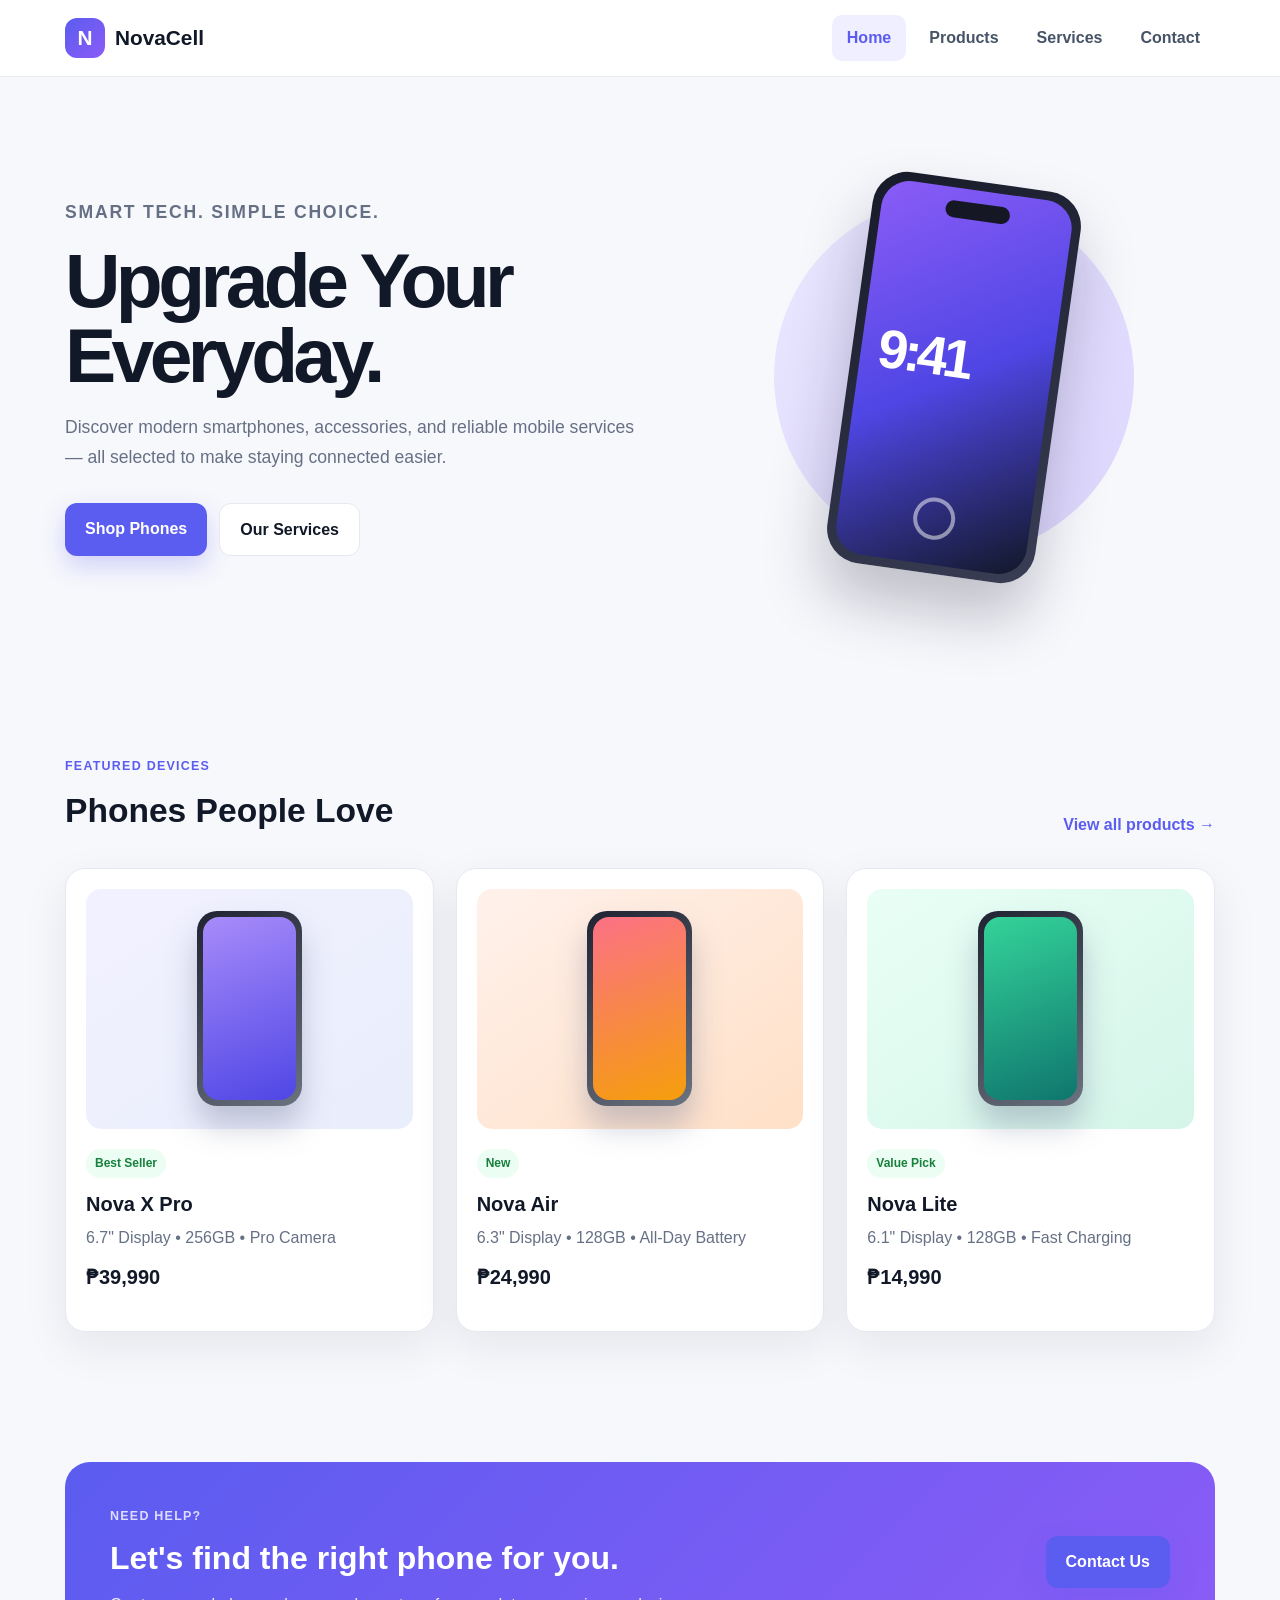
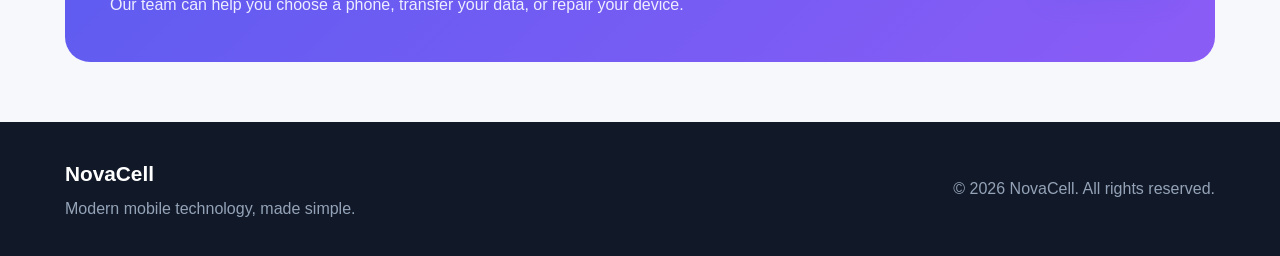
<file: index.html>
<!DOCTYPE html>
<html lang="en">
<head>
    <meta charset="UTF-8">
    <meta name="viewport" content="width=device-width, initial-scale=1.0">

    <title>NovaCell | Cellphone Store</title>

    <link rel="stylesheet" href="css/style.css">
</head>

<body>

    <!-- Navigation -->
    <header>
        <nav class="navbar">

            <a href="index.html" class="logo">
                <span class="logo-icon">N</span>
                NovaCell
            </a>

            <button class="menu-btn" id="menuBtn">
                ☰
            </button>

            <ul class="nav-links" id="navLinks">
                <li>
                    <a href="index.html" class="active">Home</a>
                </li>

                <li>
                    <a href="products.html">Products</a>
                </li>

                <li>
                    <a href="services.html">Services</a>
                </li>

                <li>
                    <a href="contact.html">Contact</a>
                </li>
            </ul>

        </nav>
    </header>


    <!-- Hero Section -->
    <main>

        <section class="hero">

            <div class="hero-content">

                <p class="eyebrow">
                    SMART TECH. SIMPLE CHOICE.
                </p>

                <h1>
                    Upgrade Your Everyday.
                </h1>

                <p>
                    Discover modern smartphones, accessories,
                    and reliable mobile services — all selected
                    to make staying connected easier.
                </p>

                <div class="hero-buttons">

                    <a href="products.html" class="btn primary-btn">
                        Shop Phones
                    </a>

                    <a href="services.html" class="btn secondary-btn">
                        Our Services
                    </a>

                </div>

            </div>


            <div class="phone-display">

                <div class="phone-glow"></div>

                <div class="phone">

                    <div class="phone-screen">

                        <div class="notch"></div>

                        <div class="phone-time">
                            9:41
                        </div>

                        <div class="camera"></div>

                    </div>

                </div>

            </div>

        </section>


        <!-- Featured Products -->
        <section class="section">

            <div class="section-heading">

                <div>
                    <p class="eyebrow">
                        FEATURED DEVICES
                    </p>

                    <h2>
                        Phones People Love
                    </h2>
                </div>

                <a href="products.html">
                    View all products →
                </a>

            </div>


            <div class="product-grid">

                <article class="product-card">

                    <div class="product-image">
                        <div class="mini-phone">
                            <div class="mini-screen"></div>
                        </div>
                    </div>

                    <span class="badge">
                        Best Seller
                    </span>

                    <h3>
                        Nova X Pro
                    </h3>

                    <p>
                        6.7" Display • 256GB • Pro Camera
                    </p>

                    <strong>
                        ₱39,990
                    </strong>

                </article>


                <article class="product-card">

                    <div class="product-image orange">
                        <div class="mini-phone">
                            <div class="mini-screen orange-screen"></div>
                        </div>
                    </div>

                    <span class="badge">
                        New
                    </span>

                    <h3>
                        Nova Air
                    </h3>

                    <p>
                        6.3" Display • 128GB • All-Day Battery
                    </p>

                    <strong>
                        ₱24,990
                    </strong>

                </article>


                <article class="product-card">

                    <div class="product-image green">
                        <div class="mini-phone">
                            <div class="mini-screen green-screen"></div>
                        </div>
                    </div>

                    <span class="badge">
                        Value Pick
                    </span>

                    <h3>
                        Nova Lite
                    </h3>

                    <p>
                        6.1" Display • 128GB • Fast Charging
                    </p>

                    <strong>
                        ₱14,990
                    </strong>

                </article>

            </div>

        </section>


        <!-- Call To Action -->
        <section class="cta">

            <div>

                <p class="eyebrow">
                    NEED HELP?
                </p>

                <h2>
                    Let's find the right phone for you.
                </h2>

                <p>
                    Our team can help you choose a phone,
                    transfer your data, or repair your device.
                </p>

            </div>

            <a href="contact.html" class="btn primary-btn">
                Contact Us
            </a>

        </section>

    </main>


    <!-- Footer -->
    <footer>

        <div class="footer-content">

            <div>
                <h3>NovaCell</h3>

                <p>
                    Modern mobile technology,
                    made simple.
                </p>
            </div>

            <div>
                <p>
                    © <span id="year"></span>
                    NovaCell. All rights reserved.
                </p>
            </div>

        </div>

    </footer>


    <script src="js/script.js"></script>

</body>
</html>
</file>
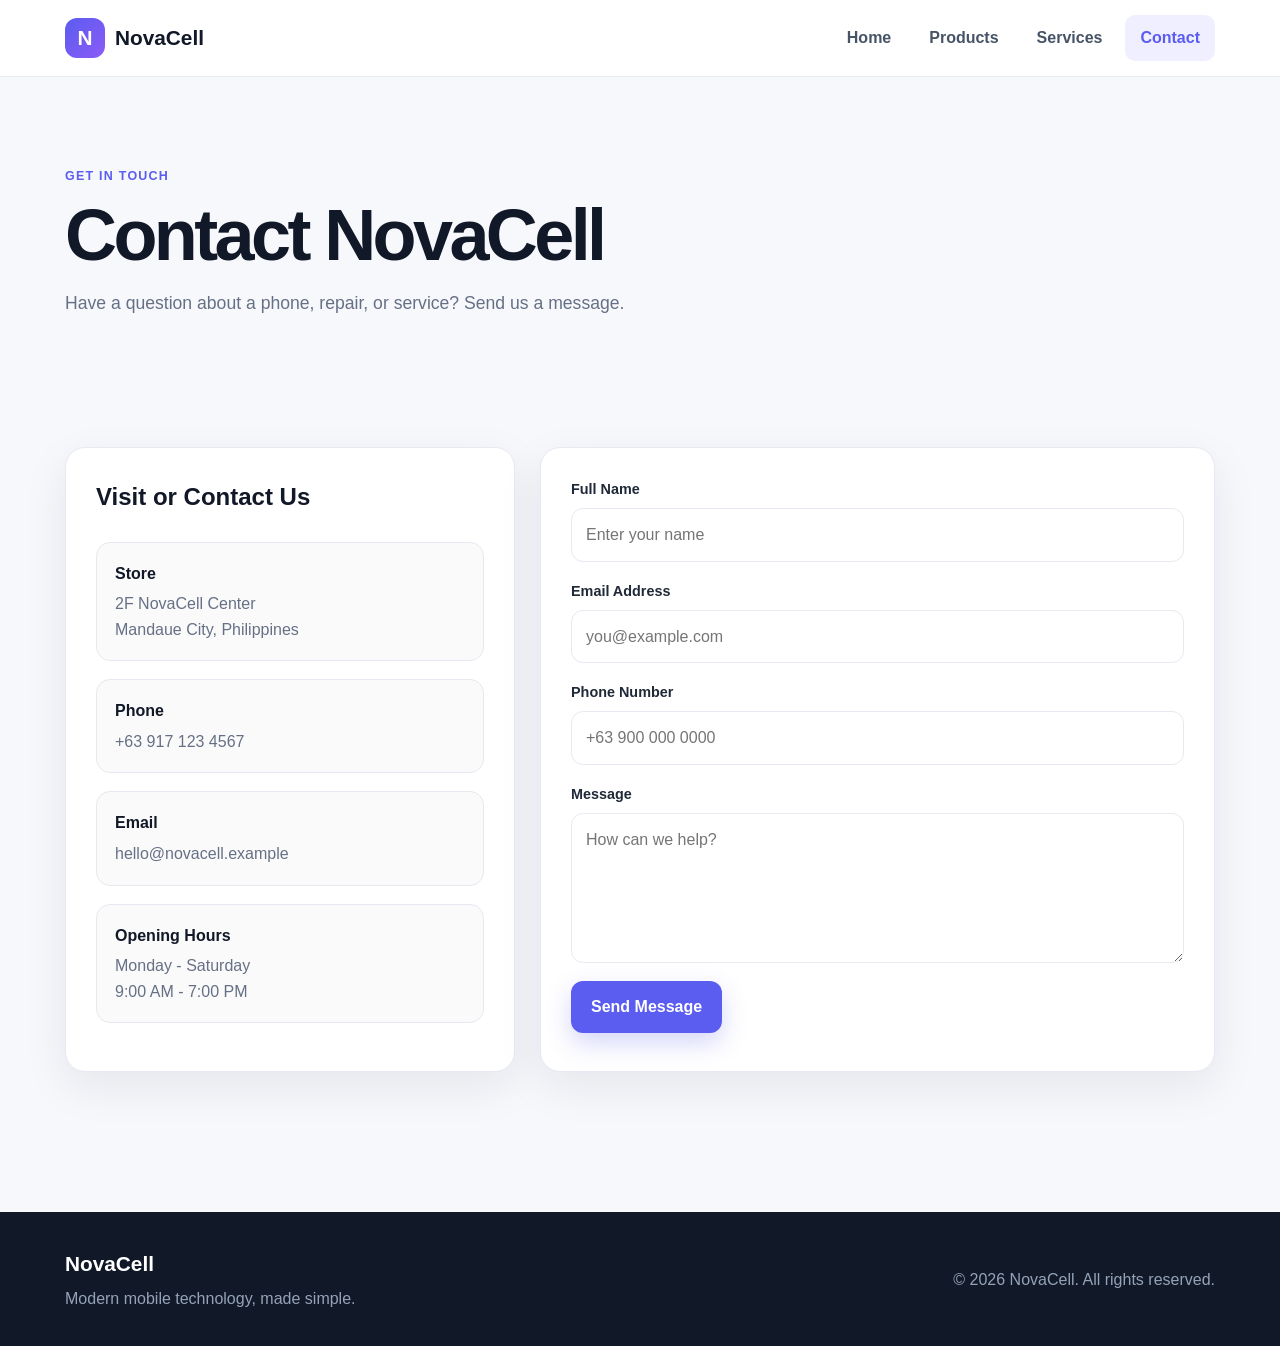
<file: contact.html>
<!DOCTYPE html>
<html lang="en">

<head>

    <meta charset="UTF-8">

    <meta name="viewport"
          content="width=device-width, initial-scale=1.0">

    <title>NovaCell | Contact</title>

    <link rel="stylesheet"
          href="css/style.css">

</head>

<body>

<header>

    <nav class="navbar">

        <a href="index.html" class="logo">
            <span class="logo-icon">N</span>
            NovaCell
        </a>

        <button class="menu-btn" id="menuBtn">
            ☰
        </button>

        <ul class="nav-links" id="navLinks">

            <li>
                <a href="index.html">
                    Home
                </a>
            </li>

            <li>
                <a href="products.html">
                    Products
                </a>
            </li>

            <li>
                <a href="services.html">
                    Services
                </a>
            </li>

            <li>
                <a href="contact.html" class="active">
                    Contact
                </a>
            </li>

        </ul>

    </nav>

</header>


<main>

    <section class="page-header">

        <p class="eyebrow">
            GET IN TOUCH
        </p>

        <h1>
            Contact NovaCell
        </h1>

        <p>
            Have a question about a phone, repair,
            or service? Send us a message.
        </p>

    </section>


    <section class="section">

        <div class="contact-layout">

            <!-- Contact Information -->

            <div class="contact-info">

                <h2>
                    Visit or Contact Us
                </h2>

                <div class="contact-item">

                    <strong>
                        Store
                    </strong>

                    <p>
                        2F NovaCell Center
                        <br>
                        Mandaue City, Philippines
                    </p>

                </div>


                <div class="contact-item">

                    <strong>
                        Phone
                    </strong>

                    <p>
                        +63 917 123 4567
                    </p>

                </div>


                <div class="contact-item">

                    <strong>
                        Email
                    </strong>

                    <p>
                        hello@novacell.example
                    </p>

                </div>


                <div class="contact-item">

                    <strong>
                        Opening Hours
                    </strong>

                    <p>
                        Monday - Saturday
                        <br>
                        9:00 AM - 7:00 PM
                    </p>

                </div>

            </div>


            <!-- Contact Form -->

            <div class="form-card">

                <div id="formMessage"
                     class="form-message">

                </div>

                <form id="contactForm">

                    <div class="form-group">

                        <label for="name">
                            Full Name
                        </label>

                        <input
                            type="text"
                            id="name"
                            placeholder="Enter your name"
                            required
                        >

                    </div>


                    <div class="form-group">

                        <label for="email">
                            Email Address
                        </label>

                        <input
                            type="email"
                            id="email"
                            placeholder="you@example.com"
                            required
                        >

                    </div>


                    <div class="form-group">

                        <label for="phone">
                            Phone Number
                        </label>

                        <input
                            type="tel"
                            id="phone"
                            placeholder="+63 900 000 0000"
                        >

                    </div>


                    <div class="form-group">

                        <label for="message">
                            Message
                        </label>

                        <textarea
                            id="message"
                            placeholder="How can we help?"
                            required
                        ></textarea>

                    </div>


                    <button
                        type="submit"
                        class="btn primary-btn">
                        Send Message
                    </button>

                </form>

            </div>

        </div>

    </section>

</main>


<footer>

    <div class="footer-content">

        <div>

            <h3>NovaCell</h3>

            <p>
                Modern mobile technology,
                made simple.
            </p>

        </div>

        <div>

            <p>
                © <span id="year"></span>
                NovaCell. All rights reserved.
            </p>

        </div>

    </div>

</footer>


<script src="js/script.js"></script>

</body>
</html>
</file>
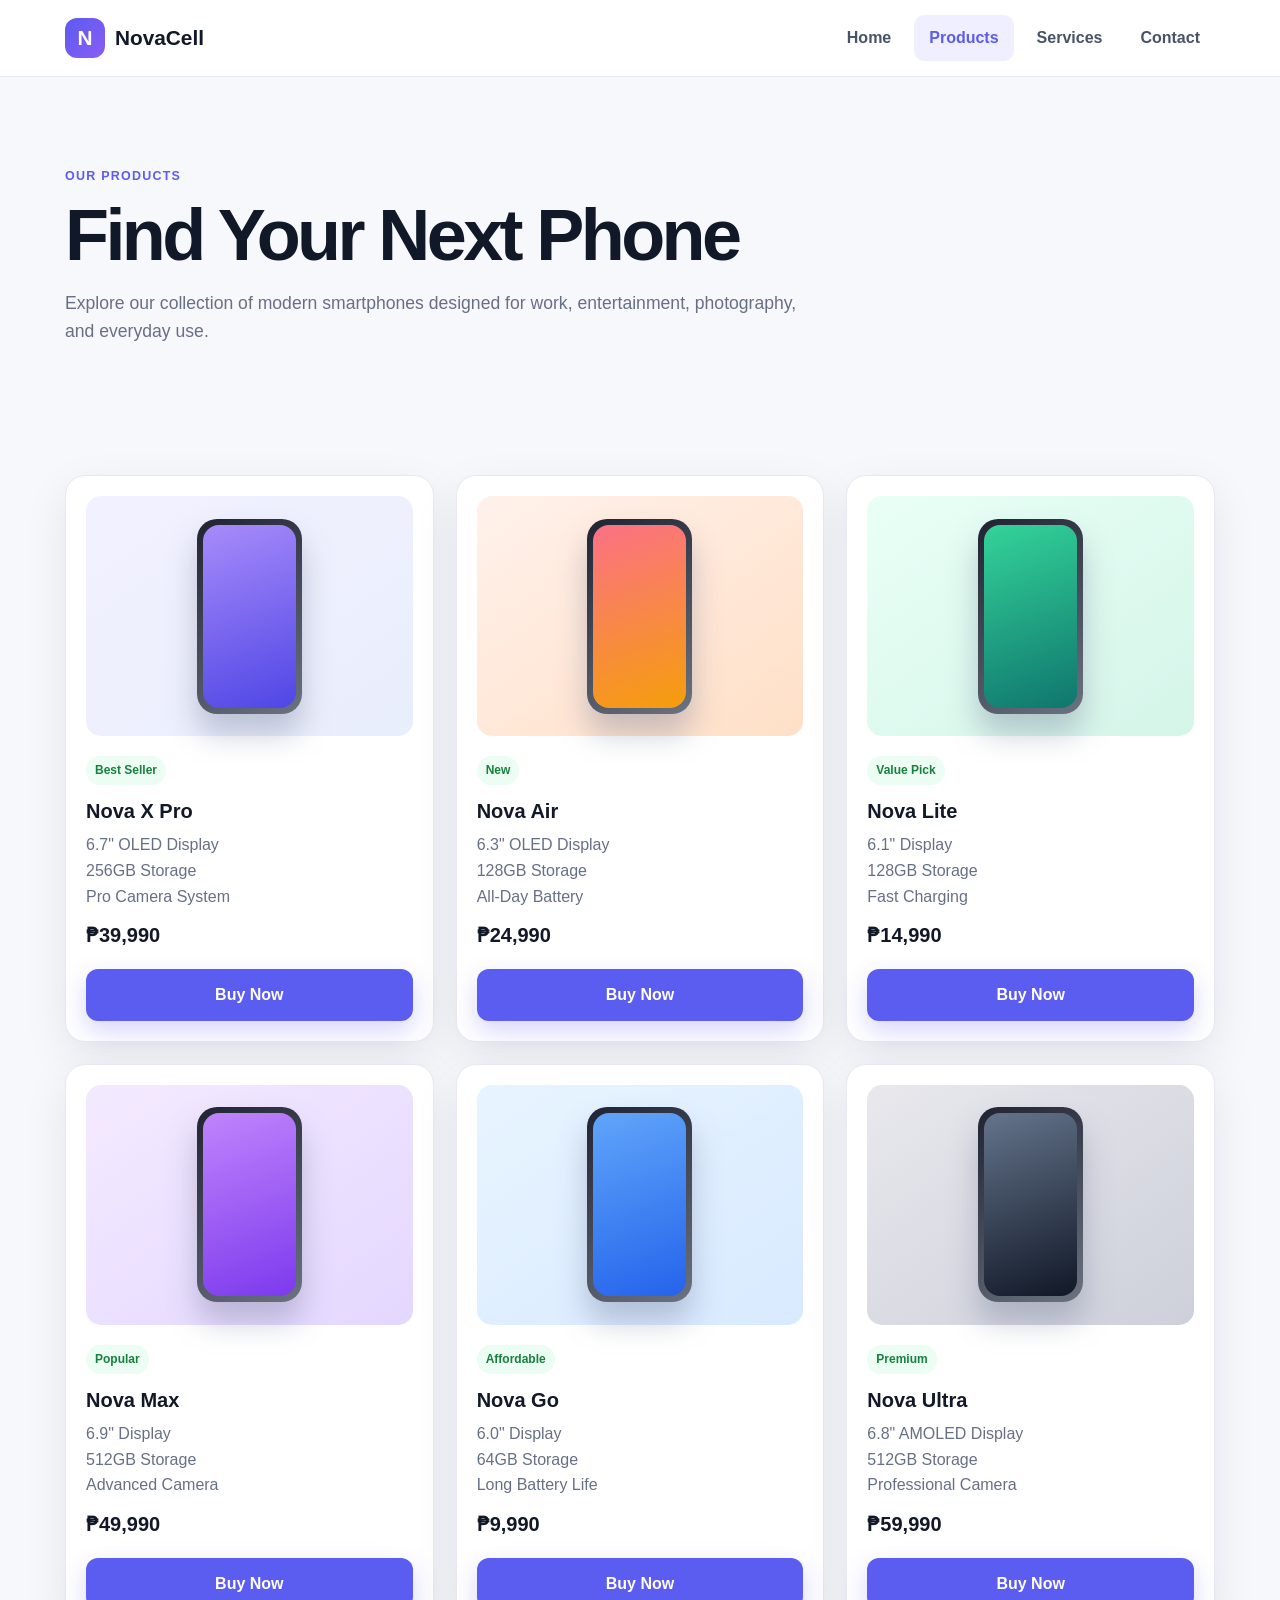
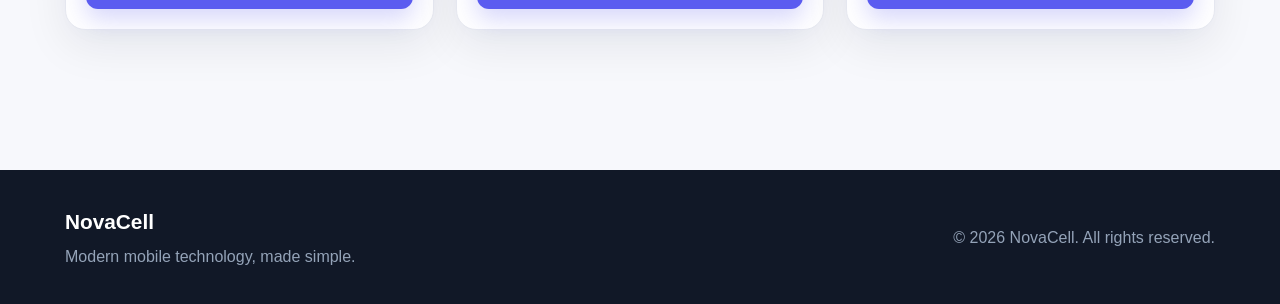
<file: products.html>
<!DOCTYPE html>
<html lang="en">

<head>

    <meta charset="UTF-8">

    <meta name="viewport"
          content="width=device-width, initial-scale=1.0">

    <title>NovaCell | Products</title>

    <link rel="stylesheet"
          href="css/style.css">

</head>

<body>

<header>

    <nav class="navbar">

        <a href="index.html" class="logo">
            <span class="logo-icon">N</span>
            NovaCell
        </a>

        <button class="menu-btn" id="menuBtn">
            ☰
        </button>

        <ul class="nav-links" id="navLinks">

            <li>
                <a href="index.html">
                    Home
                </a>
            </li>

            <li>
                <a href="products.html" class="active">
                    Products
                </a>
            </li>

            <li>
                <a href="services.html">
                    Services
                </a>
            </li>

            <li>
                <a href="contact.html">
                    Contact
                </a>
            </li>

        </ul>

    </nav>

</header>


<main>

    <section class="page-header">

        <p class="eyebrow">
            OUR PRODUCTS
        </p>

        <h1>
            Find Your Next Phone
        </h1>

        <p>
            Explore our collection of modern smartphones
            designed for work, entertainment, photography,
            and everyday use.
        </p>

    </section>


    <section class="section">

        <div class="product-grid">

            <article class="product-card">

                <div class="product-image">

                    <div class="mini-phone">
                        <div class="mini-screen"></div>
                    </div>

                </div>

                <span class="badge">
                    Best Seller
                </span>

                <h3>
                    Nova X Pro
                </h3>

                <p>
                    6.7" OLED Display
                    <br>
                    256GB Storage
                    <br>
                    Pro Camera System
                </p>

                <strong>
                    ₱39,990
                </strong>

                <button class="btn primary-btn buy-btn">
                    Buy Now
                </button>

            </article>


            <article class="product-card">

                <div class="product-image orange">

                    <div class="mini-phone">
                        <div class="mini-screen orange-screen"></div>
                    </div>

                </div>

                <span class="badge">
                    New
                </span>

                <h3>
                    Nova Air
                </h3>

                <p>
                    6.3" OLED Display
                    <br>
                    128GB Storage
                    <br>
                    All-Day Battery
                </p>

                <strong>
                    ₱24,990
                </strong>

                <button class="btn primary-btn buy-btn">
                    Buy Now
                </button>

            </article>


            <article class="product-card">

                <div class="product-image green">

                    <div class="mini-phone">
                        <div class="mini-screen green-screen"></div>
                    </div>

                </div>

                <span class="badge">
                    Value Pick
                </span>

                <h3>
                    Nova Lite
                </h3>

                <p>
                    6.1" Display
                    <br>
                    128GB Storage
                    <br>
                    Fast Charging
                </p>

                <strong>
                    ₱14,990
                </strong>

                <button class="btn primary-btn buy-btn">
                    Buy Now
                </button>

            </article>


            <article class="product-card">

                <div class="product-image purple">

                    <div class="mini-phone">
                        <div class="mini-screen purple-screen"></div>
                    </div>

                </div>

                <span class="badge">
                    Popular
                </span>

                <h3>
                    Nova Max
                </h3>

                <p>
                    6.9" Display
                    <br>
                    512GB Storage
                    <br>
                    Advanced Camera
                </p>

                <strong>
                    ₱49,990
                </strong>

                <button class="btn primary-btn buy-btn">
                    Buy Now
                </button>

            </article>


            <article class="product-card">

                <div class="product-image blue">

                    <div class="mini-phone">
                        <div class="mini-screen blue-screen"></div>
                    </div>

                </div>

                <span class="badge">
                    Affordable
                </span>

                <h3>
                    Nova Go
                </h3>

                <p>
                    6.0" Display
                    <br>
                    64GB Storage
                    <br>
                    Long Battery Life
                </p>

                <strong>
                    ₱9,990
                </strong>

                <button class="btn primary-btn buy-btn">
                    Buy Now
                </button>

            </article>


            <article class="product-card">

                <div class="product-image dark">

                    <div class="mini-phone">
                        <div class="mini-screen dark-screen"></div>
                    </div>

                </div>

                <span class="badge">
                    Premium
                </span>

                <h3>
                    Nova Ultra
                </h3>

                <p>
                    6.8" AMOLED Display
                    <br>
                    512GB Storage
                    <br>
                    Professional Camera
                </p>

                <strong>
                    ₱59,990
                </strong>

                <button class="btn primary-btn buy-btn">
                    Buy Now
                </button>

            </article>

        </div>

    </section>

</main>


<footer>

    <div class="footer-content">

        <div>

            <h3>NovaCell</h3>

            <p>
                Modern mobile technology,
                made simple.
            </p>

        </div>

        <div>

            <p>
                © <span id="year"></span>
                NovaCell. All rights reserved.
            </p>

        </div>

    </div>

</footer>


<script src="js/script.js"></script>

</body>
</html>
</file>
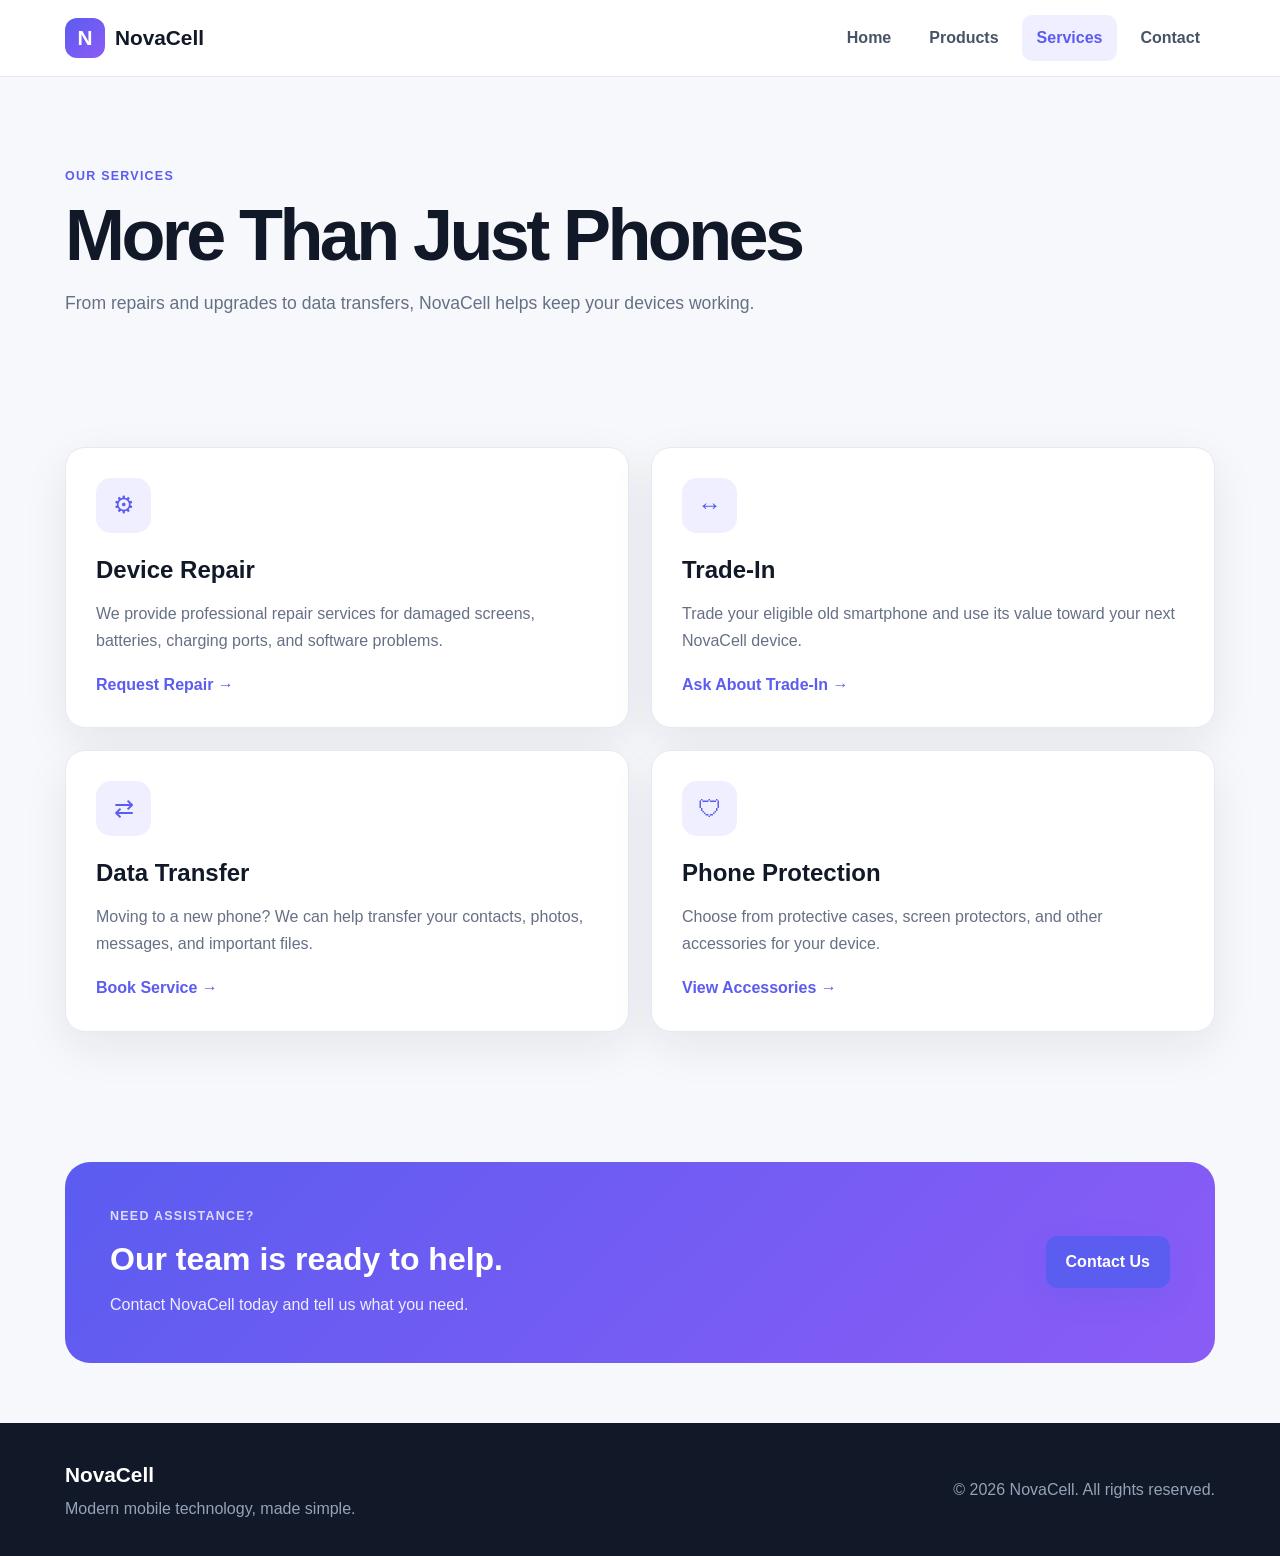
<file: services.html>
<!DOCTYPE html>
<html lang="en">

<head>

    <meta charset="UTF-8">

    <meta name="viewport"
          content="width=device-width, initial-scale=1.0">

    <title>NovaCell | Services</title>

    <link rel="stylesheet"
          href="css/style.css">

</head>

<body>

<header>

    <nav class="navbar">

        <a href="index.html" class="logo">
            <span class="logo-icon">N</span>
            NovaCell
        </a>

        <button class="menu-btn" id="menuBtn">
            ☰
        </button>

        <ul class="nav-links" id="navLinks">

            <li>
                <a href="index.html">
                    Home
                </a>
            </li>

            <li>
                <a href="products.html">
                    Products
                </a>
            </li>

            <li>
                <a href="services.html" class="active">
                    Services
                </a>
            </li>

            <li>
                <a href="contact.html">
                    Contact
                </a>
            </li>

        </ul>

    </nav>

</header>


<main>

    <section class="page-header">

        <p class="eyebrow">
            OUR SERVICES
        </p>

        <h1>
            More Than Just Phones
        </h1>

        <p>
            From repairs and upgrades to data transfers,
            NovaCell helps keep your devices working.
        </p>

    </section>


    <section class="section">

        <div class="service-grid">

            <div class="service-card">

                <div class="service-icon">
                    ⚙
                </div>

                <h2>
                    Device Repair
                </h2>

                <p>
                    We provide professional repair services
                    for damaged screens, batteries,
                    charging ports, and software problems.
                </p>

                <a href="contact.html">
                    Request Repair →
                </a>

            </div>


            <div class="service-card">

                <div class="service-icon">
                    ↔
                </div>

                <h2>
                    Trade-In
                </h2>

                <p>
                    Trade your eligible old smartphone
                    and use its value toward your next
                    NovaCell device.
                </p>

                <a href="contact.html">
                    Ask About Trade-In →
                </a>

            </div>


            <div class="service-card">

                <div class="service-icon">
                    ⇄
                </div>

                <h2>
                    Data Transfer
                </h2>

                <p>
                    Moving to a new phone? We can help
                    transfer your contacts, photos,
                    messages, and important files.
                </p>

                <a href="contact.html">
                    Book Service →
                </a>

            </div>


            <div class="service-card">

                <div class="service-icon">
                    🛡
                </div>

                <h2>
                    Phone Protection
                </h2>

                <p>
                    Choose from protective cases,
                    screen protectors, and other
                    accessories for your device.
                </p>

                <a href="products.html">
                    View Accessories →
                </a>

            </div>

        </div>

    </section>


    <section class="cta">

        <div>

            <p class="eyebrow">
                NEED ASSISTANCE?
            </p>

            <h2>
                Our team is ready to help.
            </h2>

            <p>
                Contact NovaCell today and tell us
                what you need.
            </p>

        </div>

        <a href="contact.html"
           class="btn primary-btn">
            Contact Us
        </a>

    </section>

</main>


<footer>

    <div class="footer-content">

        <div>

            <h3>NovaCell</h3>

            <p>
                Modern mobile technology,
                made simple.
            </p>

        </div>

        <div>

            <p>
                © <span id="year"></span>
                NovaCell. All rights reserved.
            </p>

        </div>

    </div>

</footer>


<script src="js/script.js"></script>

</body>
</html>
</file>
<file: css/style.css>
/* ================================
   NOVACELL - GLOBAL STYLES
================================ */

:root {
    --primary: #5b5cf0;
    --primary-dark: #4546d8;
    --secondary: #8b5cf6;

    --dark: #111827;
    --text: #1f2937;
    --muted: #667085;

    --background: #f7f8fc;
    --white: #ffffff;
    --border: #e7e9f0;

    --success: #16a34a;

    --shadow: 0 15px 45px rgba(17, 24, 39, 0.08);
}


/* ================================
   RESET
================================ */

* {
    margin: 0;
    padding: 0;
    box-sizing: border-box;
}


html {
    scroll-behavior: smooth;
}


body {
    font-family:
        Arial,
        Helvetica,
        sans-serif;

    background: var(--background);
    color: var(--text);
    line-height: 1.6;
}


a {
    text-decoration: none;
    color: inherit;
}


button,
input,
textarea {
    font: inherit;
}


/* ================================
   NAVIGATION
================================ */

header {
    position: sticky;
    top: 0;
    z-index: 1000;

    background: rgba(255, 255, 255, 0.95);

    backdrop-filter: blur(12px);

    border-bottom: 1px solid var(--border);
}


.navbar {
    max-width: 1200px;
    height: 76px;

    margin: auto;
    padding: 0 25px;

    display: flex;
    align-items: center;
    justify-content: space-between;
}


.logo {
    display: flex;
    align-items: center;
    gap: 10px;

    font-size: 1.3rem;
    font-weight: 800;

    color: var(--dark);
}


.logo-icon {
    width: 40px;
    height: 40px;

    display: grid;
    place-items: center;

    color: white;

    border-radius: 12px;

    background:
        linear-gradient(
            135deg,
            var(--primary),
            var(--secondary)
        );
}


.nav-links {
    display: flex;
    align-items: center;

    list-style: none;

    gap: 8px;
}


.nav-links a {
    display: block;

    padding: 10px 15px;

    border-radius: 10px;

    color: #475467;

    font-weight: 600;

    transition:
        background 0.2s,
        color 0.2s;
}


.nav-links a:hover,
.nav-links a.active {
    background: #f0efff;
    color: var(--primary);
}


.menu-btn {
    display: none;

    border: none;
    background: transparent;

    font-size: 1.7rem;

    cursor: pointer;
}


/* ================================
   GENERAL
================================ */

main {
    max-width: 1200px;

    margin: auto;

    padding: 0 25px;
}


.eyebrow {
    color: var(--primary);

    font-size: 0.78rem;

    font-weight: 800;

    letter-spacing: 0.1em;

    text-transform: uppercase;
}


.btn {
    display: inline-block;

    padding: 13px 20px;

    border-radius: 12px;

    border: none;

    font-weight: 700;

    cursor: pointer;

    transition:
        transform 0.2s,
        background 0.2s,
        box-shadow 0.2s;
}


.btn:hover {
    transform: translateY(-2px);
}


.primary-btn {
    background: var(--primary);

    color: white;

    box-shadow:
        0 10px 25px
        rgba(91, 92, 240, 0.25);
}


.primary-btn:hover {
    background: var(--primary-dark);
}


.secondary-btn {
    background: white;

    color: var(--dark);

    border: 1px solid var(--border);
}


/* ================================
   HERO
================================ */

.hero {
    min-height: 600px;

    display: grid;

    grid-template-columns:
        1.05fr
        0.95fr;

    align-items: center;

    gap: 50px;
}


.hero-content h1 {
    margin: 15px 0 20px;

    font-size:
        clamp(
            3rem,
            6vw,
            5.2rem
        );

    line-height: 0.98;

    letter-spacing: -0.06em;

    color: var(--dark);
}


.hero-content > p {
    max-width: 580px;

    color: var(--muted);

    font-size: 1.1rem;

    line-height: 1.7;
}


.hero-buttons {
    display: flex;

    gap: 12px;

    margin-top: 30px;

    flex-wrap: wrap;
}


/* ================================
   PHONE DISPLAY
================================ */

.phone-display {
    position: relative;

    height: 450px;

    display: grid;

    place-items: center;
}


.phone-glow {
    position: absolute;

    width: 360px;
    height: 360px;

    background:
        linear-gradient(
            145deg,
            #e9e7ff,
            #ddd6fe
        );

    border-radius: 50%;

    transform: rotate(-15deg);
}


.phone {
    position: relative;

    width: 210px;
    height: 395px;

    padding: 9px;

    border-radius: 35px;

    background:
        linear-gradient(
            145deg,
            #171a28,
            #3a3e55
        );

    box-shadow:
        0 35px 60px
        rgba(24, 24, 48, 0.25);

    transform: rotate(8deg);

    z-index: 2;
}


.phone-screen {
    height: 100%;

    padding: 25px 17px;

    display: flex;

    flex-direction: column;

    justify-content: space-between;

    color: white;

    border-radius: 28px;

    background:
        linear-gradient(
            150deg,
            #8b5cf6,
            #4f46e5 50%,
            #111827
        );
}


.notch {
    width: 65px;
    height: 17px;

    margin: -12px auto 0;

    border-radius: 12px;

    background: #151724;
}


.phone-time {
    font-size: 3.4rem;

    font-weight: 800;

    letter-spacing: -0.08em;
}


.camera {
    width: 42px;
    height: 42px;

    align-self: center;

    border: 4px solid
        rgba(255, 255, 255, 0.5);

    border-radius: 50%;
}


/* ================================
   SECTIONS
================================ */

.section {
    padding: 80px 0;
}


.section-heading {
    display: flex;

    align-items: end;

    justify-content: space-between;

    gap: 20px;

    margin-bottom: 30px;
}


.section-heading h2 {
    margin-top: 7px;

    font-size: 2.1rem;

    color: var(--dark);
}


.section-heading a {
    color: var(--primary);

    font-weight: 700;
}


/* ================================
   PAGE HEADER
================================ */

.page-header {
    padding: 90px 0 50px;

    max-width: 750px;
}


.page-header h1 {
    margin: 12px 0 18px;

    font-size:
        clamp(
            2.5rem,
            6vw,
            4.5rem
        );

    line-height: 1;

    letter-spacing: -0.05em;

    color: var(--dark);
}


.page-header > p:last-child {
    color: var(--muted);

    font-size: 1.1rem;
}


/* ================================
   PRODUCT GRID
================================ */

.product-grid {
    display: grid;

    grid-template-columns:
        repeat(3, 1fr);

    gap: 22px;
}


.product-card {
    position: relative;

    padding: 20px;

    background: var(--white);

    border: 1px solid var(--border);

    border-radius: 20px;

    box-shadow: var(--shadow);

    transition:
        transform 0.2s,
        box-shadow 0.2s;
}


.product-card:hover {
    transform: translateY(-5px);

    box-shadow:
        0 20px 50px
        rgba(17, 24, 39, 0.12);
}


.product-image {
    height: 240px;

    margin-bottom: 20px;

    display: grid;

    place-items: center;

    border-radius: 15px;

    background:
        linear-gradient(
            145deg,
            #f2f1ff,
            #e9eefc
        );
}


.product-image.orange {
    background:
        linear-gradient(
            145deg,
            #fff1eb,
            #ffe0c7
        );
}


.product-image.green {
    background:
        linear-gradient(
            145deg,
            #e9fff6,
            #d5f5e9
        );
}


.product-image.purple {
    background:
        linear-gradient(
            145deg,
            #f4eaff,
            #e4d7ff
        );
}


.product-image.blue {
    background:
        linear-gradient(
            145deg,
            #e8f4ff,
            #d8eaff
        );
}


.product-image.dark {
    background:
        linear-gradient(
            145deg,
            #e8e8ed,
            #cdd0da
        );
}


.mini-phone {
    width: 105px;
    height: 195px;

    padding: 6px;

    border-radius: 20px;

    background:
        linear-gradient(
            145deg,
            #202331,
            #6b7280
        );

    box-shadow:
        0 20px 30px
        rgba(100, 110, 140, 0.35);
}


.mini-screen {
    width: 100%;
    height: 100%;

    border-radius: 16px;

    background:
        linear-gradient(
            160deg,
            #a78bfa,
            #4f46e5
        );
}


.orange-screen {
    background:
        linear-gradient(
            160deg,
            #fb7185,
            #f59e0b
        );
}


.green-screen {
    background:
        linear-gradient(
            160deg,
            #34d399,
            #0f766e
        );
}


.purple-screen {
    background:
        linear-gradient(
            160deg,
            #c084fc,
            #7c3aed
        );
}


.blue-screen {
    background:
        linear-gradient(
            160deg,
            #60a5fa,
            #2563eb
        );
}


.dark-screen {
    background:
        linear-gradient(
            160deg,
            #64748b,
            #111827
        );
}


.badge {
    display: inline-block;

    margin-bottom: 10px;

    padding: 5px 9px;

    border-radius: 999px;

    background: #ecfdf3;

    color: #16803c;

    font-size: 0.75rem;

    font-weight: 750;
}


.product-card h3 {
    margin-bottom: 5px;

    color: var(--dark);

    font-size: 1.25rem;
}


.product-card p {
    margin-bottom: 10px;

    color: var(--muted);
}


.product-card strong {
    display: block;

    margin-bottom: 18px;

    color: var(--dark);

    font-size: 1.25rem;
}


.buy-btn {
    width: 100%;
}


/* ================================
   SERVICES
================================ */

.service-grid {
    display: grid;

    grid-template-columns:
        repeat(2, 1fr);

    gap: 22px;
}


.service-card {
    padding: 30px;

    background: white;

    border: 1px solid var(--border);

    border-radius: 20px;

    box-shadow: var(--shadow);

    transition:
        transform 0.2s;
}


.service-card:hover {
    transform: translateY(-4px);
}


.service-icon {
    width: 55px;
    height: 55px;

    margin-bottom: 18px;

    display: grid;

    place-items: center;

    border-radius: 15px;

    background: #f0efff;

    color: var(--primary);

    font-size: 1.5rem;
}


.service-card h2 {
    margin-bottom: 10px;

    color: var(--dark);
}


.service-card p {
    margin-bottom: 18px;

    color: var(--muted);

    line-height: 1.7;
}


.service-card a {
    color: var(--primary);

    font-weight: 700;
}


/* ================================
   CTA
================================ */

.cta {
    margin: 50px 0;

    padding: 45px;

    display: flex;

    align-items: center;

    justify-content: space-between;

    gap: 25px;

    border-radius: 25px;

    color: white;

    background:
        linear-gradient(
            135deg,
            var(--primary),
            var(--secondary)
        );
}


.cta .eyebrow {
    color: #dddcff;
}


.cta h2 {
    margin: 7px 0;

    font-size: 2rem;
}


.cta p:last-child {
    color: #eeeeff;
}


/* ================================
   CONTACT
================================ */

.contact-layout {
    display: grid;

    grid-template-columns:
        0.8fr
        1.2fr;

    gap: 25px;
}


.contact-info {
    padding: 30px;

    background: white;

    border: 1px solid var(--border);

    border-radius: 20px;

    box-shadow: var(--shadow);
}


.contact-info h2 {
    margin-bottom: 25px;

    color: var(--dark);
}


.contact-item {
    margin-bottom: 18px;

    padding: 18px;

    border: 1px solid var(--border);

    border-radius: 14px;

    background: #fafafa;
}


.contact-item strong {
    color: var(--dark);
}


.contact-item p {
    margin-top: 5px;

    color: var(--muted);
}


.form-card {
    padding: 30px;

    background: white;

    border: 1px solid var(--border);

    border-radius: 20px;

    box-shadow: var(--shadow);
}


.form-group {
    display: grid;

    gap: 7px;

    margin-bottom: 18px;
}


.form-group label {
    font-weight: 700;

    font-size: 0.9rem;
}


.form-group input,
.form-group textarea {
    width: 100%;

    padding: 13px 14px;

    border: 1px solid var(--border);

    border-radius: 12px;

    outline: none;

    background: white;

    transition:
        border 0.2s,
        box-shadow 0.2s;
}


.form-group input:focus,
.form-group textarea:focus {
    border-color: var(--primary);

    box-shadow:
        0 0 0 3px
        rgba(91, 92, 240, 0.12);
}


.form-group textarea {
    min-height: 150px;

    resize: vertical;
}


.form-message {
    display: none;

    margin-bottom: 18px;

    padding: 13px 15px;

    border-radius: 12px;

    background: #ecfdf3;

    border: 1px solid #bbf7d0;

    color: #15803d;

    font-weight: 600;
}


/* ================================
   FOOTER
================================ */

footer {
    margin-top: 60px;

    background: var(--dark);

    color: #cbd5e1;
}


.footer-content {
    max-width: 1200px;

    margin: auto;

    padding: 35px 25px;

    display: flex;

    justify-content: space-between;

    align-items: center;

    gap: 20px;

    flex-wrap: wrap;
}


.footer-content h3 {
    margin-bottom: 5px;

    color: white;

    font-size: 1.3rem;
}


.footer-content p {
    color: #94a3b8;
}


/* ================================
   RESPONSIVE DESIGN
================================ */

@media (max-width: 900px) {

    .hero {
        grid-template-columns: 1fr;

        padding: 60px 0;

        text-align: center;
    }


    .hero-content > p {
        margin-left: auto;
        margin-right: auto;
    }


    .hero-buttons {
        justify-content: center;
    }


    .phone-display {
        order: -1;

        height: 360px;
    }


    .product-grid {
        grid-template-columns:
            repeat(2, 1fr);
    }


    .service-grid {
        grid-template-columns: 1fr;
    }


    .contact-layout {
        grid-template-columns: 1fr;
    }

}


@media (max-width: 700px) {

    .navbar {
        height: 70px;
    }


    .menu-btn {
        display: block;
    }


    .nav-links {
        display: none;

        position: absolute;

        top: 70px;
        left: 0;
        right: 0;

        padding: 15px 25px;

        flex-direction: column;

        align-items: stretch;

        background: white;

        border-bottom: 1px solid var(--border);

        box-shadow:
            0 10px 25px
            rgba(0, 0, 0, 0.06);
    }


    .nav-links.open {
        display: flex;
    }


    .nav-links a {
        text-align: center;
    }


    .product-grid {
        grid-template-columns: 1fr;
    }


    .section {
        padding: 55px 0;
    }


    .section-heading {
        display: block;
    }


    .section-heading a {
        display: inline-block;

        margin-top: 10px;
    }


    .hero-content h1 {
        font-size: 3rem;
    }


    .phone-display {
        height: 320px;
    }


    .phone {
        width: 175px;
        height: 330px;
    }


    .phone-glow {
        width: 290px;
        height: 290px;
    }


    .phone-time {
        font-size: 2.6rem;
    }


    .cta {
        padding: 30px;

        flex-direction: column;

        align-items: flex-start;
    }


    .page-header {
        padding-top: 60px;
    }


    .page-header h1 {
        font-size: 3rem;
    }

}


@media (max-width: 450px) {

    main {
        padding: 0 18px;
    }


    .navbar {
        padding: 0 18px;
    }


    .hero-content h1 {
        font-size: 2.5rem;
    }


    .hero-buttons {
        flex-direction: column;
    }


    .hero-buttons .btn {
        width: 100%;

        text-align: center;
    }


    .product-image {
        height: 210px;
    }


    .form-card,
    .contact-info {
        padding: 20px;
    }

}
</file>
